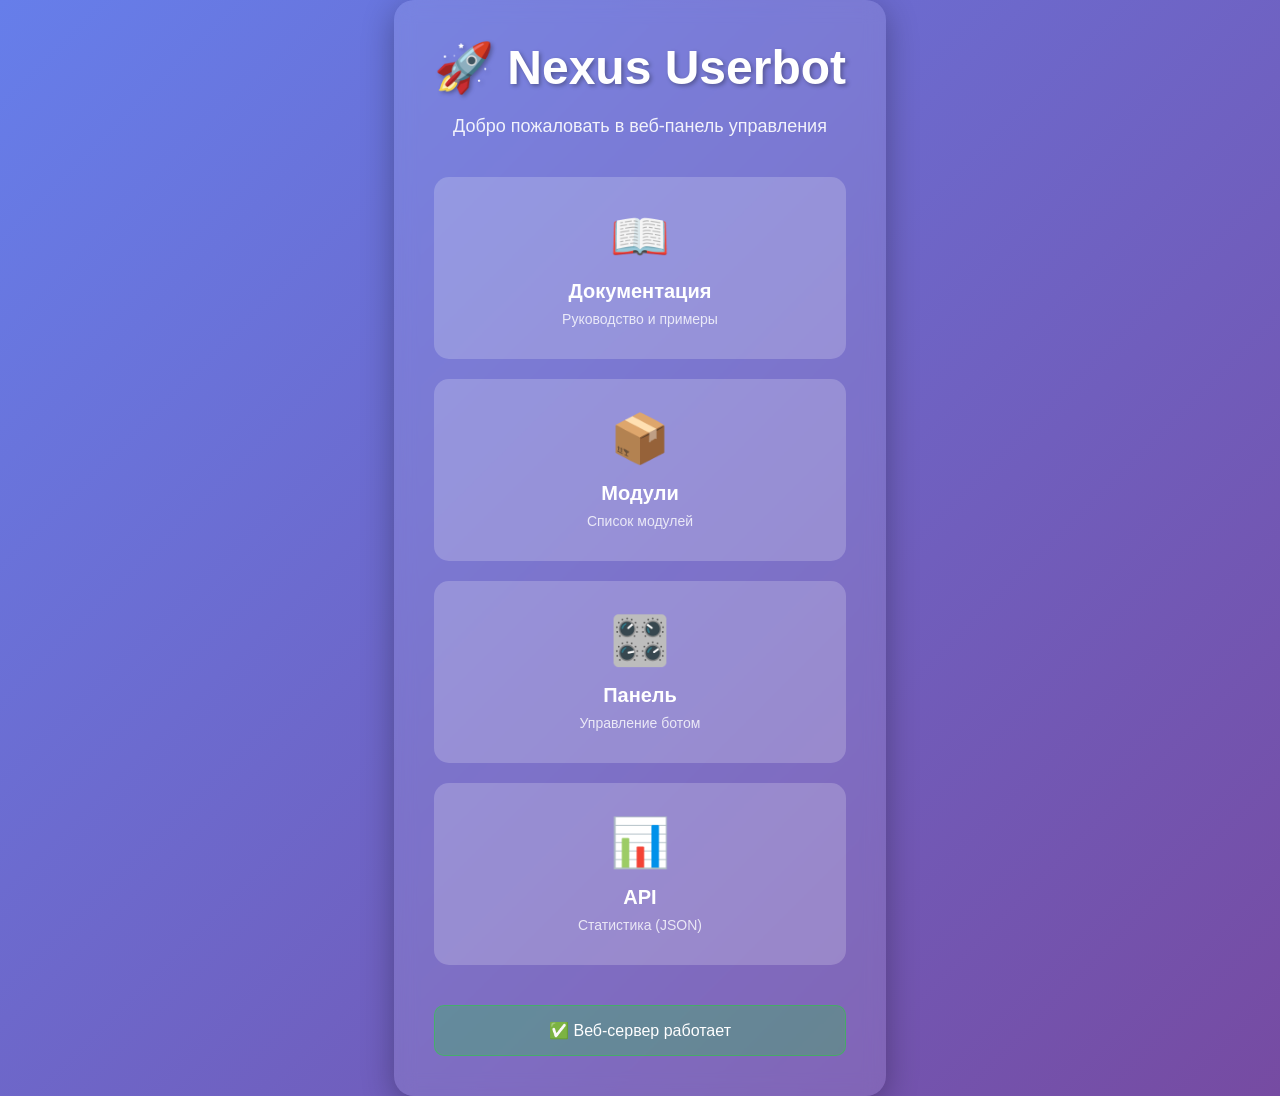
<file: web-resources/index_simple.html>
<!DOCTYPE html>
<html lang="ru">
<head>
    <meta charset="UTF-8">
    <meta name="viewport" content="width=device-width, initial-scale=1.0">
    <title>Nexus Userbot - Web Panel</title>
    <style>
        * { margin: 0; padding: 0; box-sizing: border-box; }
        body {
            font-family: -apple-system, BlinkMacSystemFont, 'Segoe UI', Roboto, Oxygen, Ubuntu, Cantarell, sans-serif;
            background: linear-gradient(135deg, #667eea 0%, #764ba2 100%);
            min-height: 100vh;
            display: flex;
            align-items: center;
            justify-content: center;
            color: white;
        }
        .container {
            text-align: center;
            padding: 40px;
            background: rgba(255, 255, 255, 0.1);
            backdrop-filter: blur(10px);
            border-radius: 20px;
            box-shadow: 0 8px 32px rgba(0, 0, 0, 0.3);
            max-width: 600px;
        }
        h1 {
            font-size: 48px;
            margin-bottom: 20px;
            text-shadow: 2px 2px 4px rgba(0, 0, 0, 0.3);
        }
        p {
            font-size: 18px;
            margin-bottom: 40px;
            opacity: 0.9;
        }
        .links {
            display: grid;
            grid-template-columns: repeat(auto-fit, minmax(200px, 1fr));
            gap: 20px;
            margin-top: 30px;
        }
        .link-card {
            background: rgba(255, 255, 255, 0.2);
            padding: 30px 20px;
            border-radius: 15px;
            text-decoration: none;
            color: white;
            transition: all 0.3s;
            border: 2px solid transparent;
        }
        .link-card:hover {
            background: rgba(255, 255, 255, 0.3);
            transform: translateY(-5px);
            border-color: rgba(255, 255, 255, 0.5);
        }
        .link-card .icon {
            font-size: 48px;
            margin-bottom: 15px;
        }
        .link-card .title {
            font-size: 20px;
            font-weight: 600;
            margin-bottom: 8px;
        }
        .link-card .desc {
            font-size: 14px;
            opacity: 0.8;
        }
        .status {
            margin-top: 40px;
            padding: 15px;
            background: rgba(0, 255, 0, 0.2);
            border-radius: 10px;
            border: 1px solid rgba(0, 255, 0, 0.3);
        }
    </style>
</head>
<body>
    <div class="container">
        <h1>🚀 Nexus Userbot</h1>
        <p>Добро пожаловать в веб-панель управления</p>
        
        <div class="links">
            <a href="/pages/docs.html" class="link-card">
                <div class="icon">📖</div>
                <div class="title">Документация</div>
                <div class="desc">Руководство и примеры</div>
            </a>
            
            <a href="/pages/modules.html" class="link-card">
                <div class="icon">📦</div>
                <div class="title">Модули</div>
                <div class="desc">Список модулей</div>
            </a>
            
            <a href="/pages/dashboard.html" class="link-card">
                <div class="icon">🎛️</div>
                <div class="title">Панель</div>
                <div class="desc">Управление ботом</div>
            </a>
            
            <a href="/api/dashboard/stats" class="link-card">
                <div class="icon">📊</div>
                <div class="title">API</div>
                <div class="desc">Статистика (JSON)</div>
            </a>
        </div>
        
        <div class="status">
            ✅ Веб-сервер работает
        </div>
    </div>
</body>
</html>
</file>
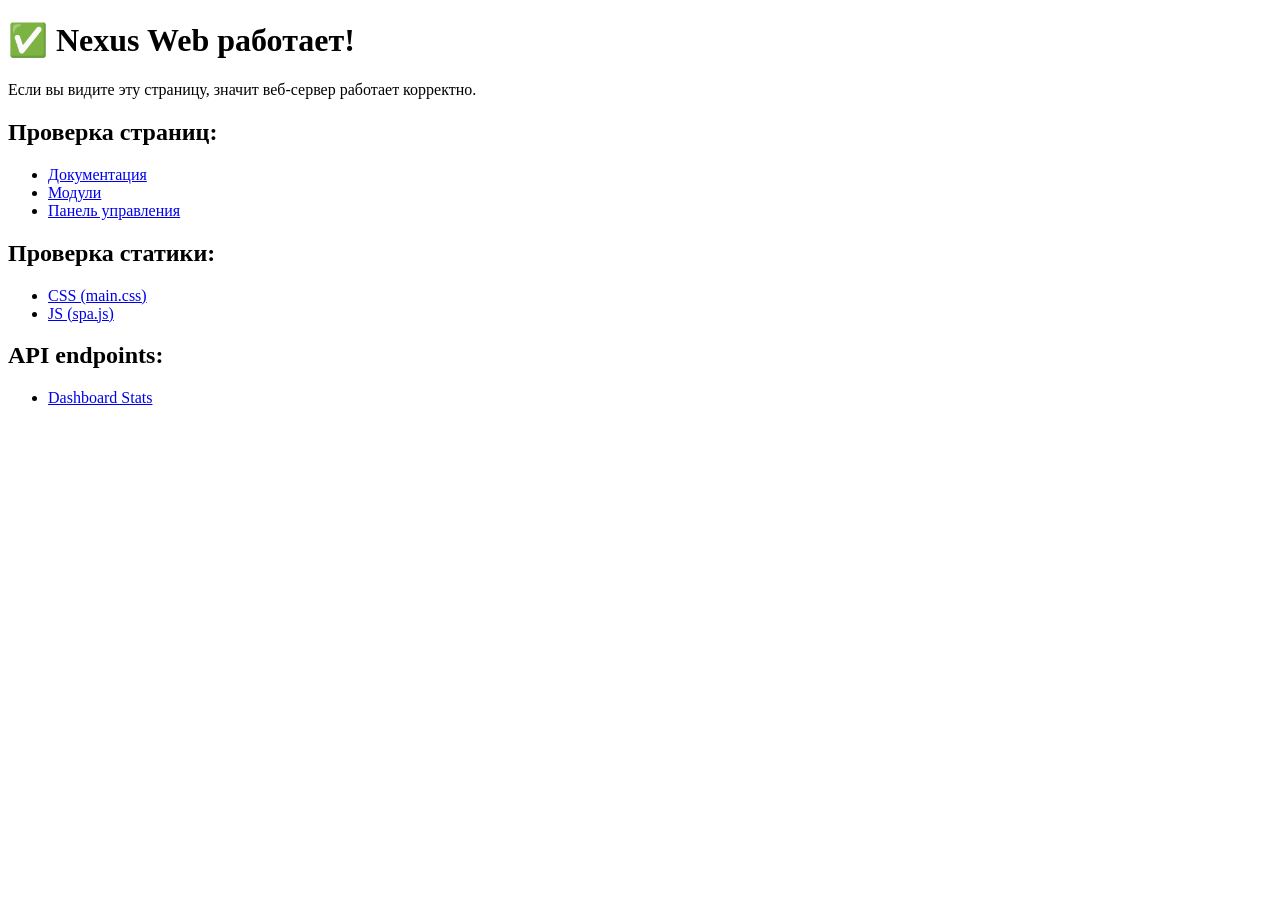
<file: web-resources/test.html>
<!DOCTYPE html>
<html>
<head>
    <title>Test - Nexus</title>
</head>
<body>
    <h1>✅ Nexus Web работает!</h1>
    <p>Если вы видите эту страницу, значит веб-сервер работает корректно.</p>
    
    <h2>Проверка страниц:</h2>
    <ul>
        <li><a href="/pages/docs.html">Документация</a></li>
        <li><a href="/pages/modules.html">Модули</a></li>
        <li><a href="/pages/dashboard.html">Панель управления</a></li>
    </ul>
    
    <h2>Проверка статики:</h2>
    <ul>
        <li><a href="/nexus-static/css/main.css">CSS (main.css)</a></li>
        <li><a href="/nexus-static/js/spa.js">JS (spa.js)</a></li>
    </ul>
    
    <h2>API endpoints:</h2>
    <ul>
        <li><a href="/api/dashboard/stats">Dashboard Stats</a></li>
    </ul>
</body>
</html>
</file>
